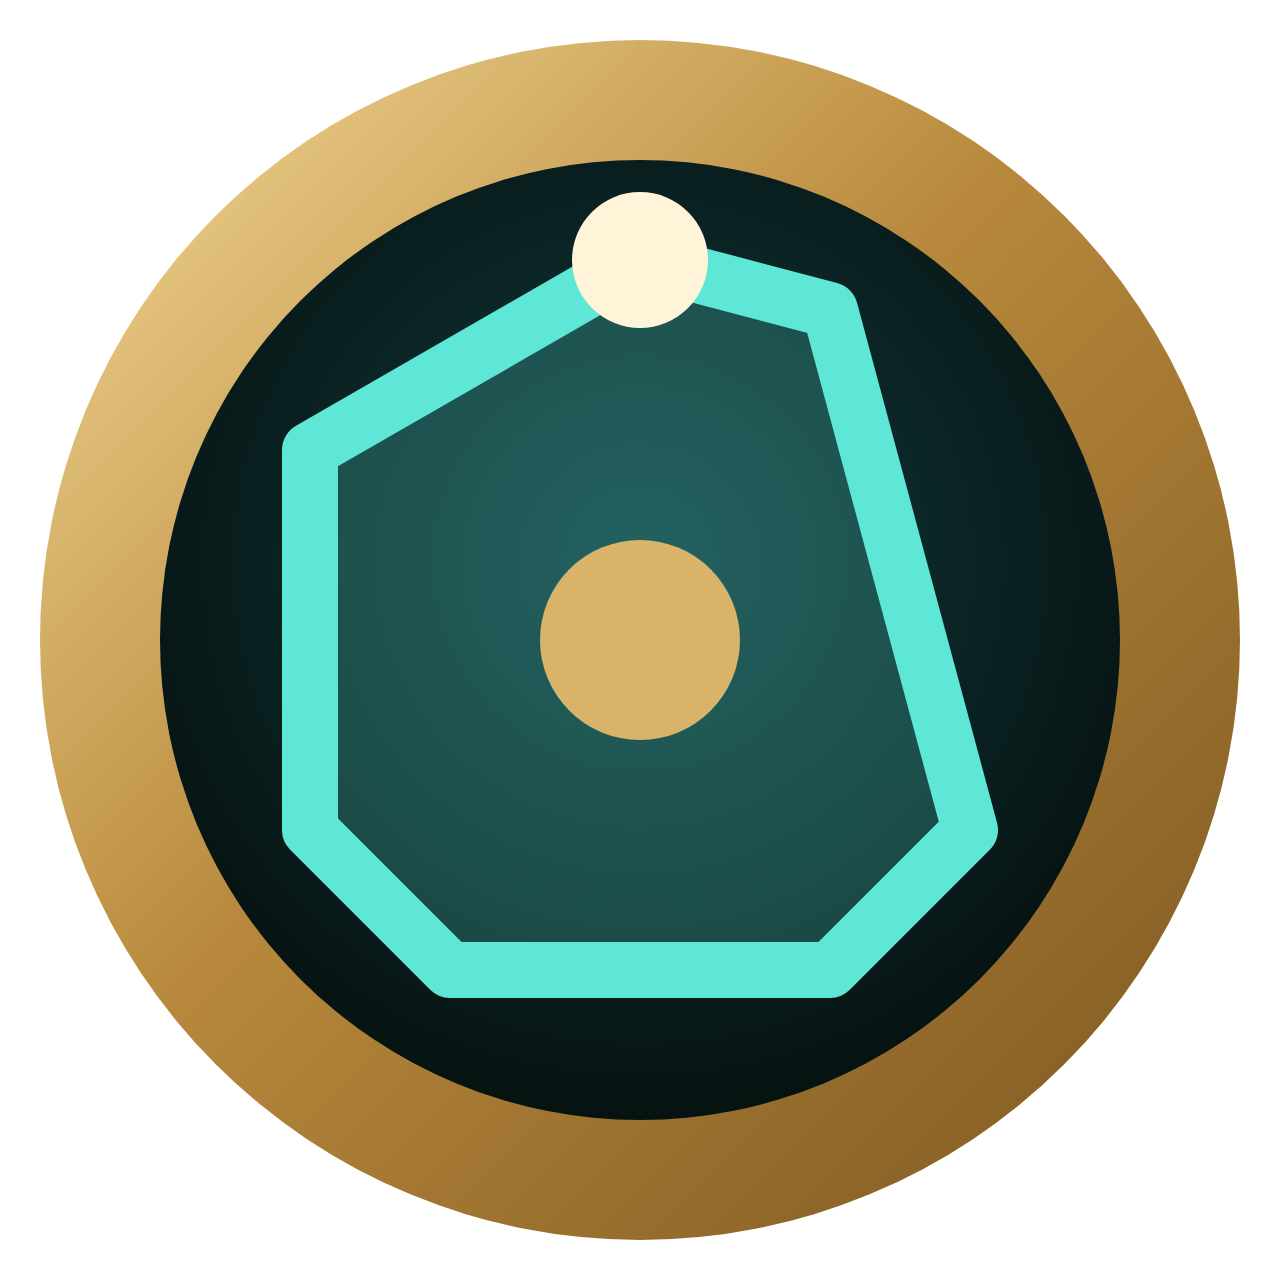
<file: scripts/icon.html>
<!doctype html><html><body style="margin:0;background:transparent">
<div id="w" style="width:100vw;height:100vh;display:grid;place-items:center"><img id="i" src="../public/icons/icon.svg" style="width:100%;height:100%"></div>
<script>
  // ?mask=1 draws the icon inside the central 60% on a solid background.
  if (location.search.includes('mask')) { w.style.background = '#0b0a14'; i.style.width = i.style.height = '60%'; }
  if (location.search.includes('bg')) w.style.background = '#0b0a14';
</script></body></html>
</file>
